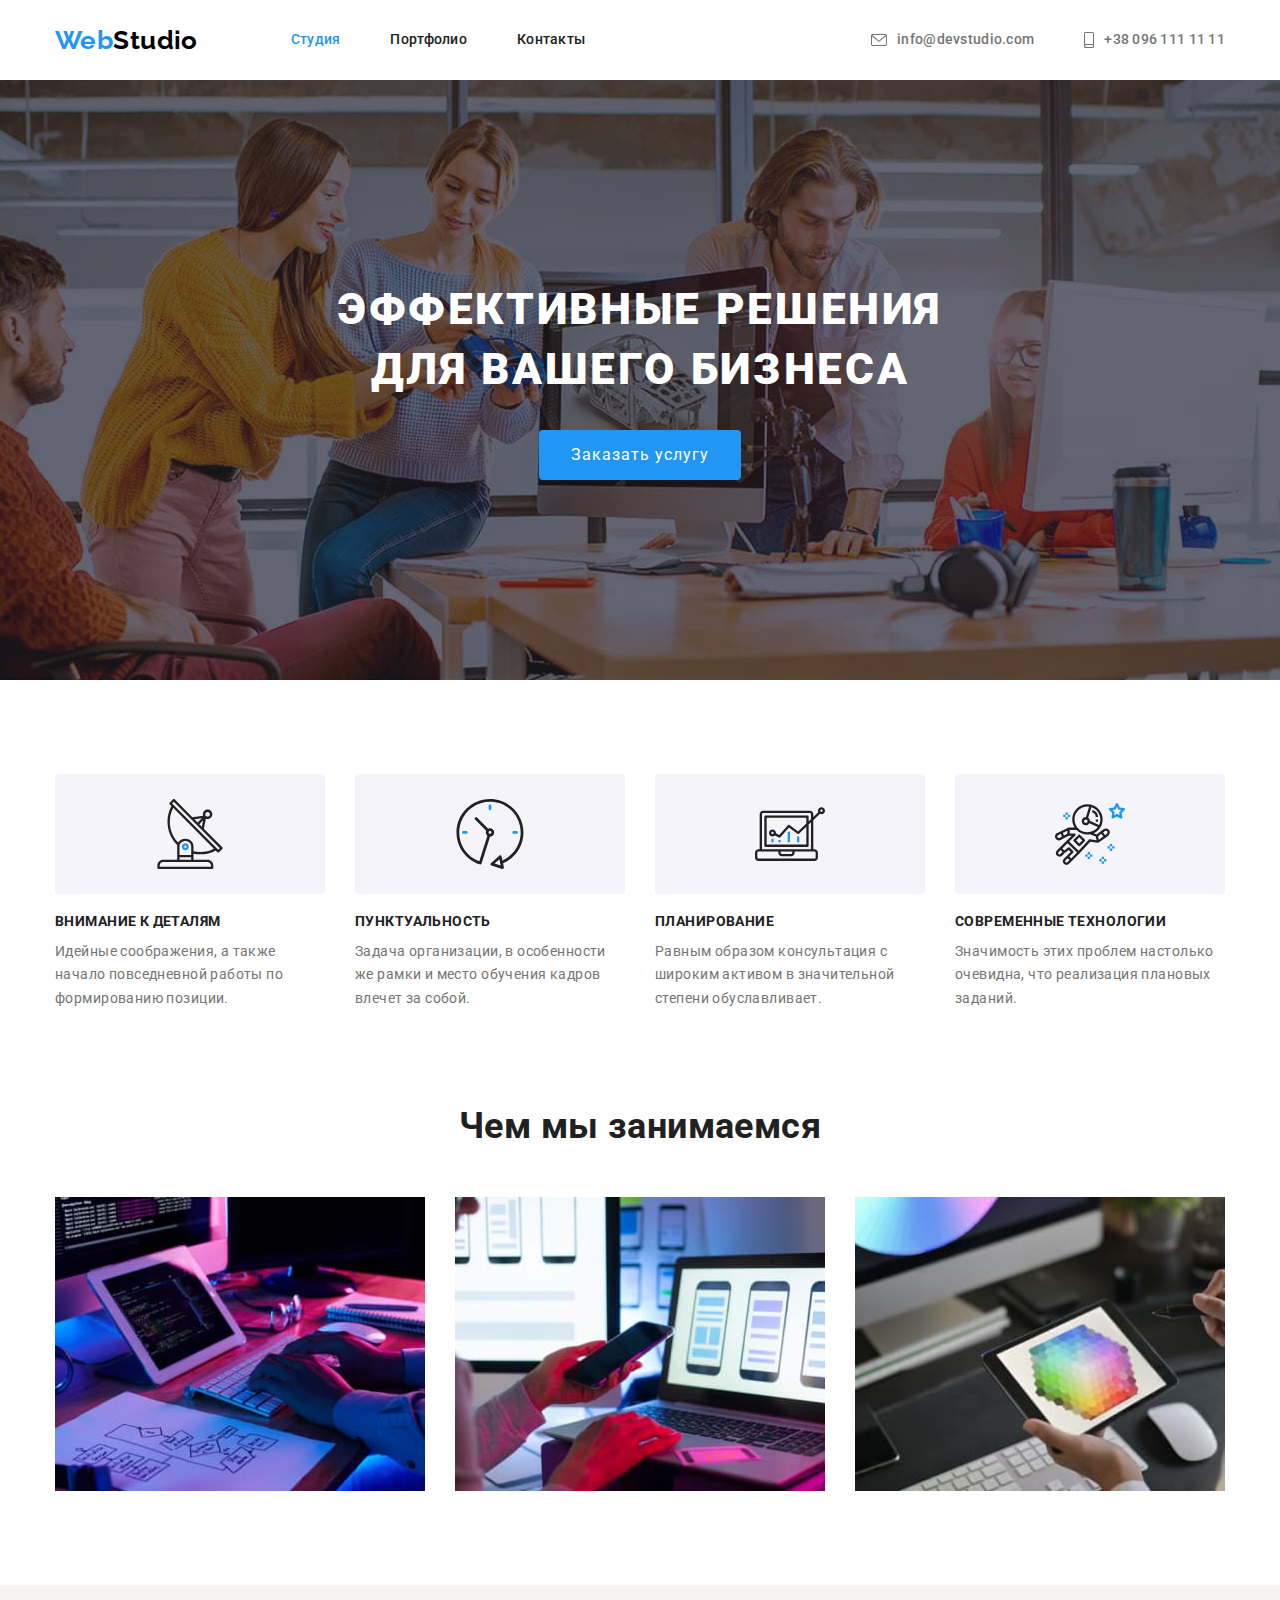
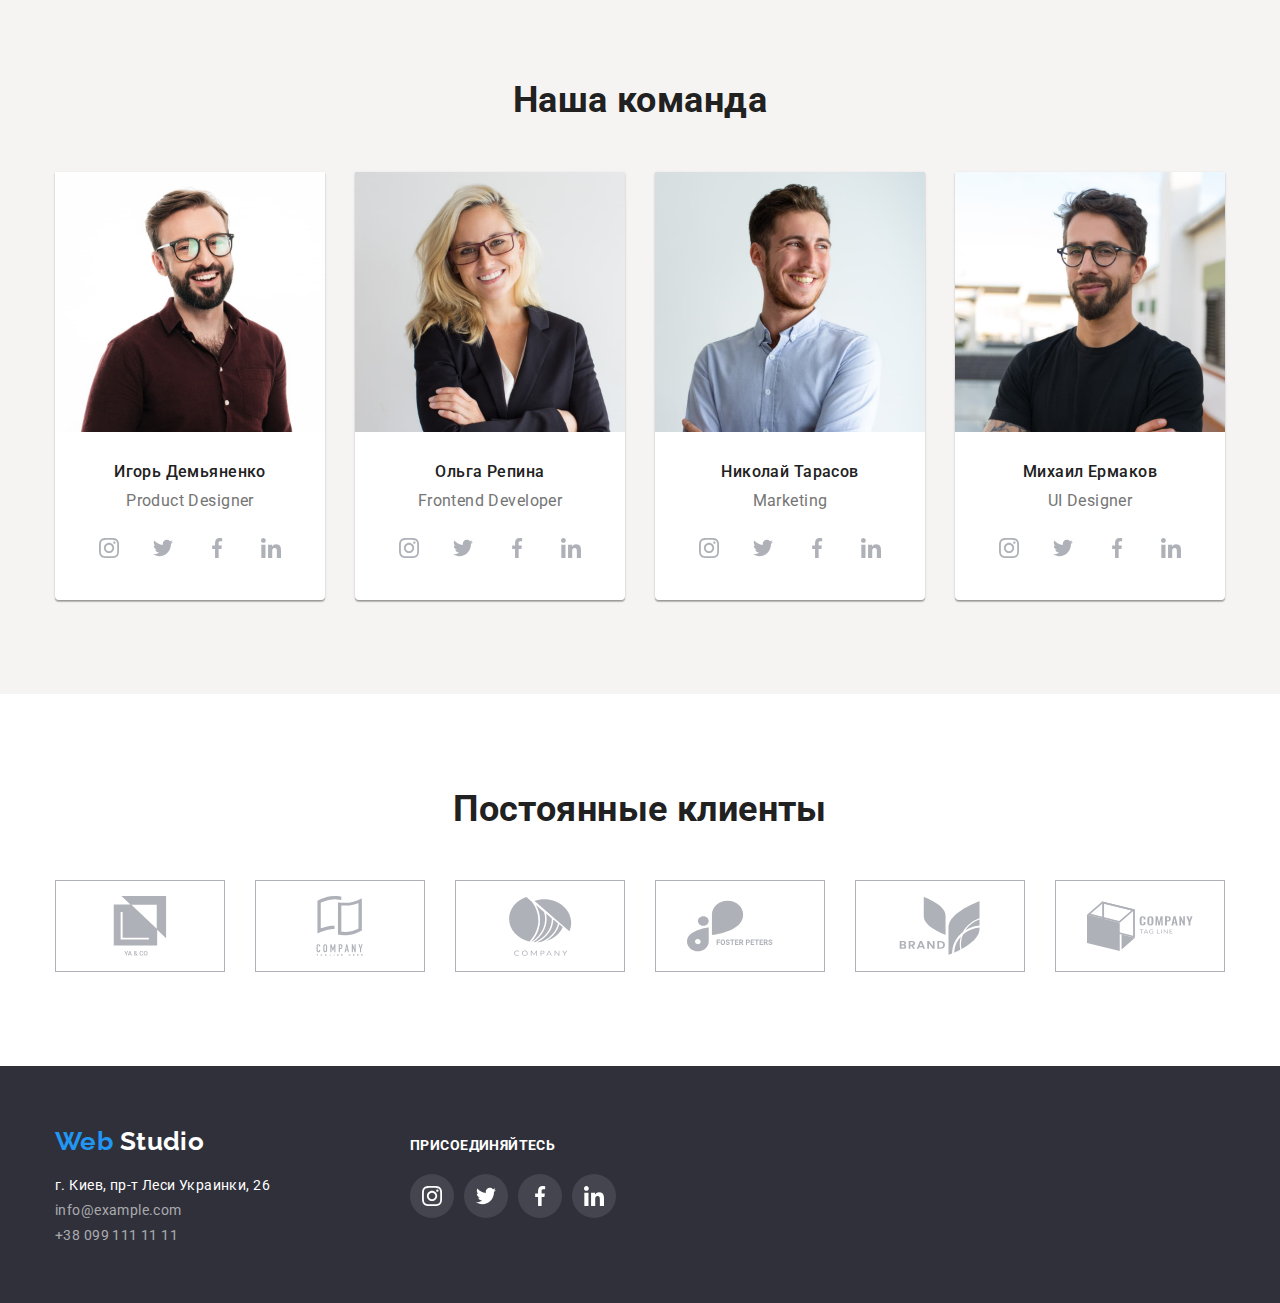
<file: index.html>
<!DOCTYPE html>
<html lang="ru">
  <head>
    <meta charset="UTF-8" />
    <meta http-equiv="X-UA-Compatible" content="IE=edge" />
    <meta name="viewport" content="width=device-width, initial-scale=1.0" />

    <link rel="preconnect" href="https://fonts.googleapis.com" />
    <link rel="preconnect" href="https://fonts.gstatic.com" crossorigin />
    <link
      href="https://fonts.googleapis.com/css2?family=Raleway:wght@700&family=Roboto:wght@400;500;700;900&display=swap"
      rel="stylesheet"
    />
    <link
      rel="stylesheet"
      href="https://cdnjs.cloudflare.com/ajax/libs/modern-normalize/1.1.0/modern-normalize.min.css"
    />
    <link rel="stylesheet" href="./css/style.css" />
    <title>WebStudio</title>
  </head>
  <body>
    <!-- Шапка -->

    <header>
      <div class="container main-nav">
        <nav class="main-nav">
          <a class="logo" href="./index.html">
            <span class="logo-first">Web</span><span class="logo-second">Studio</span>
          </a>
          <ul class="general-nav-list">
            <li class="nav-list"><a class="nav-link current" href="./index.html">Студия</a></li>
            <li class="nav-list"><a class="nav-link" href="./portfolio.html">Портфолио</a></li>
            <li class="nav-list"><a class="nav-link" href="#">Контакты</a></li>
          </ul>
        </nav>
        <ul class="general-contact-list">
          <li class="contact-list">
            <a class="contact-link" href="mailto:info@devstudio.com">
            <svg class="mail" width="16px" height="12px"><use href="./images/icons.svg#icon-mail"></use></svg>
              info@devstudio.com</a
            >
          </li>
          <li class="contact-list">
            <a class="contact-link" href="tel:+380961111111">
              <svg class="smartphone" width="10px" height="16px">
                <use href="./images/icons.svg#icon-smartphone"></use>
              </svg>
              +38 096 111 11 11</a
            >
          </li>
        </ul>
      </div>
    </header>

    <!--Унікальний текст-->
    <main>
      <!-- Hero -->

      <section class="hero section">
        <div class="container">
          <h1 class="hero-title">Эффективные решения для вашего бизнеса</h1>
          <button type="button" class="button">Заказать услугу</button>
        </div>
      </section>

      <!-- Про особливості студії -->

      <section class="section">
        <div class="container">
          <h2 class="visually-hidden">Особенности студии</h2>
          <ul class="general-features-list">
            <li class="features-list">
              <div class="features-container-icon">
                <svg width="70px" height="70px">
                  <use href="./images/icons.svg#icon-antenna"></use>
                </svg>
              </div>
              <h3 class="features-title">Внимание к деталям</h3>
              <p class="features-text">
                Идейные соображения, а также начало повседневной работы по формированию позиции.
              </p>
            </li>
            <li class="features-list">
              <div class="features-container-icon">
                <svg width="70px" height="70px">
                  <use href="./images/icons.svg#icon-clock"></use>
                </svg>
              </div>
              <h3 class="features-title">Пунктуальность</h3>
              <p class="features-text">
                Задача организации, в особенности же рамки и место обучения кадров влечет за собой.
              </p>
            </li>
            <li class="features-list">
              <div class="features-container-icon">
                <svg width="70px" height="70px">
                  <use href="./images/icons.svg#icon-diagram"></use>
                </svg>
              </div>
              <h3 class="features-title">Планирование</h3>
              <p class="features-text">
                Равным образом консультация с широким активом в значительной степени обуславливает.
              </p>
            </li>
            <li class="features-list">
              <div class="features-container-icon">
                <svg width="70px" height="70px">
                  <use href="./images/icons.svg#icon-astronaut"></use>
                </svg>
              </div>
              <h3 class="features-title">Современные технологии</h3>
              <p class="features-text">
                Значимость этих проблем настолько очевидна, что реализация плановых заданий.
              </p>
            </li>
          </ul>
        </div>
      </section>

      <!-- Чим займається компанія -->

      <section class="work section">
        <div class="container">
          <h2 class="work-title">Чем мы занимаемся</h2>
          <ul class="general-work-list">
            <li class="work-list">
              <img
                src="./images/img_1.jpg"
                alt="Человек занимается кодированием будущего
              приложения"
                width="370"
              />
            </li>
            <li class="work-list">
              <img
                src="./images/img_2.jpg"
                alt="Дизайнер выбирает оптимальный дизайн и оценивает его качество на девайсе"
                width="370"
              />
            </li>
            <li class="work-list">
              <img
                src="./images/img_3.jpg"
                alt="Графический дизайнер выбирает цвет из цветовой палитры"
                width="370"
              />
            </li>
          </ul>
        </div>
      </section>

      <!-- Команда -->

      <section class="team section">
        <div class="container">
          <h2 class="team-primary-title">Наша команда</h2>
          <ul class="team-list">
            <li class="team-card">
              <img src="./images/img_4.jpg" alt="Фото Игоря Демяненко" width="270" />
              <div class="team-container">
                <h3 class="team-title">Игорь Демьяненко</h3>
                <p class="team-text">Product Designer</p>
                <ul class="team-list-icon">
                  <li>
                    <a class="team-link" href="">
                      <svg class="team-icon" width="20px" height="20px">
                        <use href="./images/icons.svg#icon-instagram"></use>
                      </svg>
                    </a>
                  </li>
                  <li>
                    <a class="team-link" href="">
                      <svg class="team-icon" width="20px" height="20px">
                        <use href="./images/icons.svg#icon-twitter"></use>
                      </svg>
                    </a>
                  </li>
                  <li>
                    <a class="team-link" href=""
                      ><svg class="team-icon" width="20px" height="20px">
                        <use href="./images/icons.svg#icon-facebook"></use>
                      </svg>
                    </a>
                  </li>
                  <li>
                    <a class="team-link" href="">
                      <svg class="team-icon" width="20px" height="20px">
                        <use href="./images/icons.svg#icon-linkedin"></use>
                      </svg>
                    </a>
                  </li>
                </ul>
              </div>
            </li>
            <li class="team-card">
              <img src="./images/img_5.jpg" alt="Фото Ольги Репиной" width="270" />
              <div class="team-container">
                <h3 class="team-title">Ольга Репина</h3>
                <p class="team-text">Frontend Developer</p>
                <ul class="team-list-icon">
                  <li>
                    <a class="team-link" href="">
                      <svg class="team-icon" width="20px" height="20px">
                        <use href="./images/icons.svg#icon-instagram"></use>
                      </svg>
                    </a>
                  </li>
                  <li>
                    <a class="team-link" href="">
                      <svg class="team-icon" width="20px" height="20px">
                        <use href="./images/icons.svg#icon-twitter"></use>
                      </svg>
                    </a>
                  </li>
                  <li>
                    <a class="team-link" href=""
                      ><svg class="team-icon" width="20px" height="20px">
                        <use href="./images/icons.svg#icon-facebook"></use>
                      </svg>
                    </a>
                  </li>
                  <li>
                    <a class="team-link" href="">
                      <svg class="team-icon" width="20px" height="20px">
                        <use href="./images/icons.svg#icon-linkedin"></use>
                      </svg>
                    </a>
                  </li>
                </ul>
              </div>
            </li>
            <li class="team-card">
              <img src="./images/img_6.jpg" alt="Фото Николая Тарасова" width="270" />
              <div class="team-container">
                <h3 class="team-title">Николай Тарасов</h3>
                <p class="team-text">Marketing</p>
                <ul class="team-list-icon">
                  <li>
                    <a class="team-link" href="">
                      <svg class="team-icon" width="20px" height="20px">
                        <use href="./images/icons.svg#icon-instagram"></use>
                      </svg>
                    </a>
                  </li>
                  <li>
                    <a class="team-link" href="">
                      <svg class="team-icon" width="20px" height="20px">
                        <use href="./images/icons.svg#icon-twitter"></use>
                      </svg>
                    </a>
                  </li>
                  <li>
                    <a class="team-link" href=""
                      ><svg class="team-icon" width="20px" height="20px">
                        <use href="./images/icons.svg#icon-facebook"></use>
                      </svg>
                    </a>
                  </li>
                  <li>
                    <a class="team-link" href="">
                      <svg class="team-icon" width="20px" height="20px">
                        <use href="./images/icons.svg#icon-linkedin"></use>
                      </svg>
                    </a>
                  </li>
                </ul>
              </div>
            </li>
            <li class="team-card">
              <img src="./images/img_7.jpg" alt="Фото Михаила Ермакова" width="270" />
              <div class="team-container">
                <h3 class="team-title">Михаил Ермаков</h3>
                <p class="team-text">UI Designer</p>
                <ul class="team-list-icon">
                  <li>
                    <a class="team-link" href="">
                      <svg class="team-icon" width="20px" height="20px">
                        <use href="./images/icons.svg#icon-instagram"></use>
                      </svg>
                    </a>
                  </li>
                  <li>
                    <a class="team-link" href="">
                      <svg class="team-icon" width="20px" height="20px">
                        <use href="./images/icons.svg#icon-twitter"></use>
                      </svg>
                    </a>
                  </li>
                  <li>
                    <a class="team-link" href=""
                      ><svg class="team-icon" width="20px" height="20px">
                        <use href="./images/icons.svg#icon-facebook"></use>
                      </svg>
                    </a>
                  </li>
                  <li>
                    <a class="team-link" href="">
                      <svg class="team-icon" width="20px" height="20px">
                        <use href="./images/icons.svg#icon-linkedin"></use>
                      </svg>
                    </a>
                  </li>
                </ul>
              </div>
            </li>
          </ul>
        </div>
      </section>
    </main>
    <!-- Клієнти -->
    <section class="client section">
      <div class="container">
        <h2 class="client-title">Постоянные клиенты</h2>
        <ul class="client-list">
          <li>
            <a class="client-link" href="">
              <svg class="client-icon" width="106px" height="60px">
                <use href="./images/icons.svg#icon-yaco"></use>
              </svg>
            </a>
          </li>
          <li>
            <a class="client-link" href="">
              <svg class="client-icon" width="106px" height="60px">
                <use href="./images/icons.svg#icon-taglinehere"></use>
              </svg>
            </a>
          </li>
          <li>
            <a class="client-link" href="">
              <svg class="client-icon" width="106px" height="60px">
                <use href="./images/icons.svg#icon-company"></use>
              </svg>
            </a>
          </li>
          <li>
            <a class="client-link" href="">
              <svg class="client-icon" width="106px" height="60px">
                <use href="./images/icons.svg#icon-foster"></use>
              </svg>
            </a>
          </li>
          <li>
            <a class="client-link" href="">
              <svg class="client-icon" width="106px" height="60px">
                <use href="./images/icons.svg#icon-brand"></use>
              </svg>
            </a>
          </li>
          <li>
            <a class="client-link" href="">
              <svg class="client-icon" width="106px" height="60px">
                <use href="./images/icons.svg#icon-tagline"></use>
              </svg>
            </a>
          </li>
        </ul>
      </div>
    </section>
    <!-- Підвал -->

    <footer class="footer">
      <div class="container footer-contact">
        <div class="contacts"><a class="logo" href="./index.html">
          <span class="logo-first">Web</span> <span class="logo-third">Studio</span>
        </a>
        <address class="contacts">
          <ul class="general-contacts-list">
            <li class="contacts-list">
              <a
                class="address"
                href="https://goo.gl/maps/piqngm7oDQpEDh6u6"
                target="_blank"
                rel="noopener nofollow noreferrer"
                >г. Киев, пр-т Леси Украинки, 26</a
              >
            </li>
            <li class="contacts-list">
              <a class="contacts-link" href="mailto:info@example.com">info@example.com</a>
            </li>
            <li class="contacts-list">
              <a class="contacts-link" href="tel:+380991111111">+38 099 111 11 11</a>
            </li>
          </ul></div>
        </address>
              <div class="social">
        <h2 class="social-title">присоединяйтесь</h2>
        <ul class="social-list">
          <li>
            <a class="social-link" href=""
              ><svg class="social-icon" width="20px" height="20px"><use href="./images/icons.svg#icon-instagram"></use></svg>
            </a>
          </li>
          <li>
            <a class="social-link" href=""
              ><svg class="social-icon" width="20px" height="20px"><use href="./images/icons.svg#icon-twitter"></use></svg>
            </a>
          </li>
          <li>
            <a class="social-link" href=""
              ><svg class="social-icon" width="20px" height="20px"><use href="./images/icons.svg#icon-facebook"></use></svg>
            </a>
          </li>
          <li>
            <a class="social-link" href=""
              ><svg class="social-icon" width="20px" height="20px"><use href="./images/icons.svg#icon-linkedin"></use></svg>
            </a>
          </li>
        </ul>
      </div>
      </div>

    </footer>
  </body>
</html>
</file>
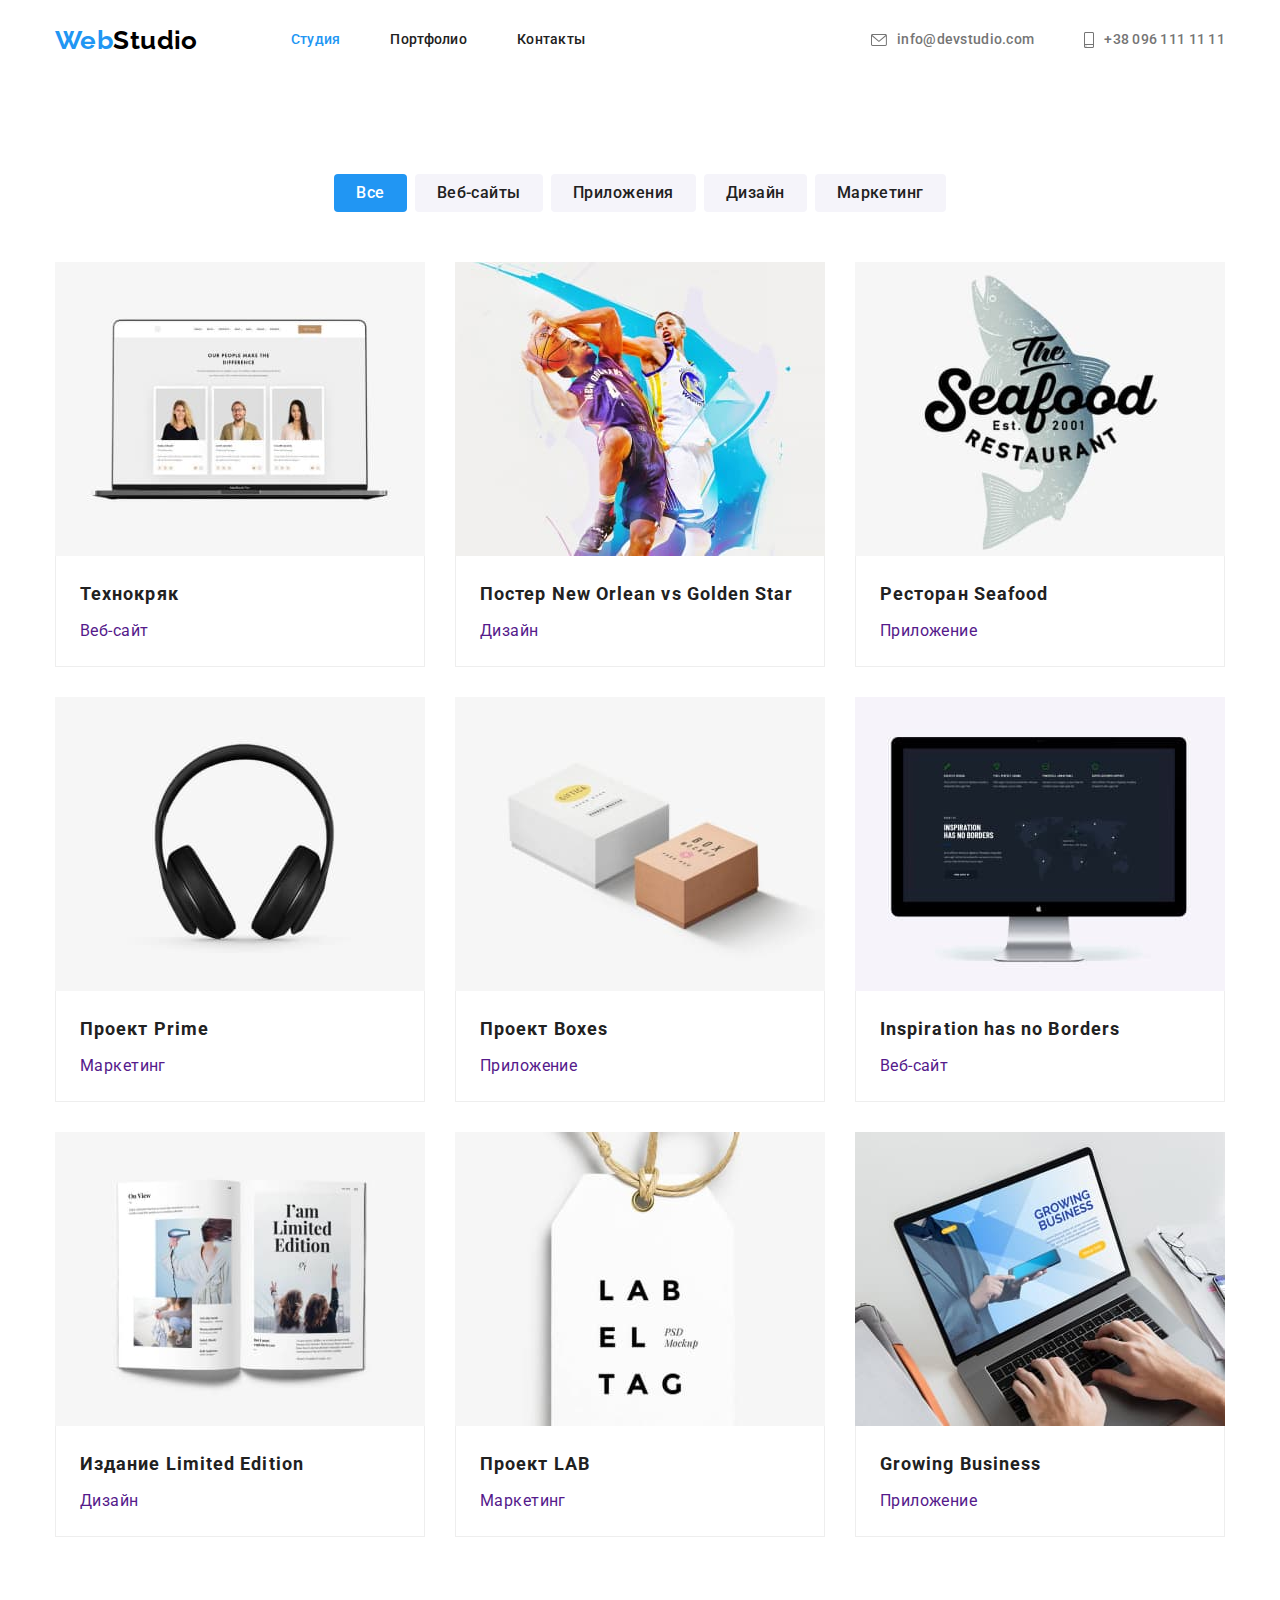
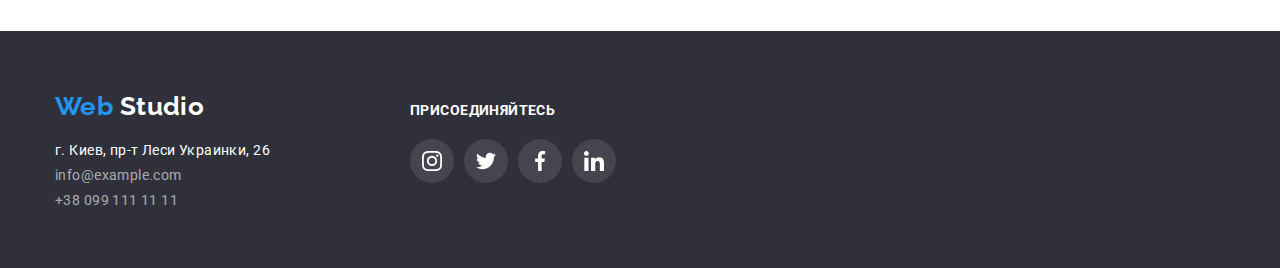
<file: portfolio.html>
<!DOCTYPE html>
<html lang="ru">
  <head>
    <meta charset="UTF-8" />
    <meta http-equiv="X-UA-Compatible" content="IE=edge" />
    <meta name="viewport" content="width=device-width, initial-scale=1.0" />
    <link rel="preconnect" href="https://fonts.googleapis.com" />
    <link rel="preconnect" href="https://fonts.gstatic.com" crossorigin />
    <link
      href="https://fonts.googleapis.com/css2?family=Raleway:wght@700&family=Roboto:wght@400;500;700;900&display=swap"
      rel="stylesheet"
    />
    <link
      rel="stylesheet"
      href="https://cdnjs.cloudflare.com/ajax/libs/modern-normalize/1.1.0/modern-normalize.min.css"
    />
    <link rel="stylesheet" href="./css/style.css" />
    <title>WebStudio</title>
  </head>
  <body>
    <!-- Header -->

      <header>
      <div class="container main-nav">
        <nav class="main-nav">
          <a class="logo" href="./index.html">
            <span class="logo-first">Web</span><span class="logo-second">Studio</span>
          </a>
          <ul class="general-nav-list">
            <li class="nav-list"><a class="nav-link current" href="./index.html">Студия</a></li>
            <li class="nav-list"><a class="nav-link" href="./portfolio.html">Портфолио</a></li>
            <li class="nav-list"><a class="nav-link" href="#">Контакты</a></li>
          </ul>
        </nav>
        <ul class="general-contact-list">
          <li class="contact-list">
            <a class="contact-link" href="mailto:info@devstudio.com">
            <svg class="mail" width="16px" height="12px"><use href="./images/icons.svg#icon-mail"></use></svg>
              info@devstudio.com</a
            >
          </li>
          <li class="contact-list">
            <a class="contact-link" href="tel:+380961111111">
              <svg class="smartphone" width="10px" height="16px">
                <use href="./images/icons.svg#icon-smartphone"></use>
              </svg>
              +38 096 111 11 11</a
            >
          </li>
        </ul>
      </div>
    </header>

    <!-- Main -->
    <main>
      <section class="section">
        <div class="container">
          <h1 class="visually-hidden">Наши проекты</h1>
          <ul class="general-button-list">
            <li class="button-list">
              <button class="button-nav current" type="button">Все</button>
            </li>
            <li class="button-list"><button class="button-nav" type="button">Веб-сайты</button></li>
            <li class="button-list">
              <button class="button-nav" type="button">Приложения</button>
            </li>
            <li class="button-list"><button class="button-nav" type="button">Дизайн</button></li>
            <li class="button-list"><button class="button-nav" type="button">Маркетинг</button></li>
          </ul>

          <ul class="general-menu-list">
            <li class="menu-list">
              <a class="menu-link"href=""><img
                src="./images/laptop.jpg"
                alt="Экран ноутбука на котором изображены три анкеты людей"
                width="370"
              />
              <div class="menu-container">
                <h2 class="menu-title">Технокряк</h2>
                <p class="menu-text">Веб-сайт</p>
              </div></a>
            </li>
            <li class="menu-list">
              <a class="menu-link"href=""><img src="./images/poster.jpg" alt="Игра двух баскетболистов" width="370" />
              <div class="menu-container">
                <h2 class="menu-title">Постер New Orlean vs Golden Star</h2>
                <p class="menu-text">Дизайн</p>
              </div></a>
            </li>
            <li class="menu-list">
              <a class="menu-link"href=""><img src="./images/emblem.jpg" alt="Логотип ресторана Seafood" width="370" />
              <div class="menu-container">
                <h2 class="menu-title">Ресторан Seafood</h2>
                <p class="menu-text">Приложение</p>
              </div></a>
            </li>
            <li class="menu-list">
              <a class="menu-link"href=""><img src="./images/headphone.jpg" alt="Наушники" width="370" />
              <div class="menu-container">
                <h2 class="menu-title">Проект Prime</h2>
                <p class="menu-text">Маркетинг</p>
              </div></a>
            </li>
            <li class="menu-list">
              <a class="menu-link"href=""><img src="./images/boxes.jpg" alt="Две коробки" width="370" />
              <div class="menu-container">
                <h2 class="menu-title">Проект Boxes</h2>
                <p class="menu-text">Приложение</p>
              </div></a>
            </li>
            <li class="menu-list">
              <a class="menu-link"href=""><img src="./images/monitor.jpg" alt="Монитор компьютера" width="370" />
              <div class="menu-container">
                <h2 class="menu-title">Inspiration has no Borders</h2>
                <p class="menu-text">Веб-сайт</p>
              </div></a>
            </li>
            <li class="menu-list">
              <a class="menu-link"href=""><img src="./images/book.jpg" alt="Книга с иллюстрациями" width="370" />
              <div class="menu-container">
                <h2 class="menu-title">Издание Limited Edition</h2>
                <p class="menu-text">Дизайн</p>
              </div></a>
            </li>
            <li class="menu-list">
              <a class="menu-link"href=""><img src="./images/card.jpg" alt="Бирка с названием проекта" width="370" />
              <div class="menu-container">
                <h2 class="menu-title">Проект LAB</h2>
                <p class="menu-text">Маркетинг</p>
              </div></a>
            </li>
            <li class="menu-list">
              <a class="menu-link"href=""><img
                src="./images/laptop2.jpg"
                alt="На экране ноутбука изображен сайт Growing Business"
                width="370"
              />
              <div class="menu-container">
                <h2 class="menu-title">Growing Business</h2>
                <p class="menu-text">Приложение</p>
              </div></a>
            </li>
          </ul>
        </div>
      </section>
    </main>

    <!-- Footer -->
    <footer class="footer">
      <div class="container footer-contact">
        <div class="contacts"><a class="logo" href="./index.html">
          <span class="logo-first">Web</span> <span class="logo-third">Studio</span>
        </a>
        <address class="contacts">
          <ul class="general-contacts-list">
            <li class="contacts-list">
              <a
                class="address"
                href="https://goo.gl/maps/piqngm7oDQpEDh6u6"
                target="_blank"
                rel="noopener nofollow noreferrer"
                >г. Киев, пр-т Леси Украинки, 26</a
              >
            </li>
            <li class="contacts-list">
              <a class="contacts-link" href="mailto:info@example.com">info@example.com</a>
            </li>
            <li class="contacts-list">
              <a class="contacts-link" href="tel:+380991111111">+38 099 111 11 11</a>
            </li>
          </ul></div>
        </address>
              <div class="social">
        <h2 class="social-title">присоединяйтесь</h2>
        <ul class="social-list">
          <li>
            <a class="social-link" href=""
              ><svg class="social-icon" width="20px" height="20px"><use href="./images/icons.svg#icon-instagram"></use></svg>
            </a>
          </li>
          <li>
            <a class="social-link" href=""
              ><svg class="social-icon" width="20px" height="20px"><use href="./images/icons.svg#icon-twitter"></use></svg>
            </a>
          </li>
          <li>
            <a class="social-link" href=""
              ><svg class="social-icon" width="20px" height="20px"><use href="./images/icons.svg#icon-facebook"></use></svg>
            </a>
          </li>
          <li>
            <a class="social-link" href=""
              ><svg class="social-icon" width="20px" height="20px"><use href="./images/icons.svg#icon-linkedin"></use></svg>
            </a>
          </li>
        </ul>
      </div>
      </div>

    </footer>
  </body>
</html>
</file>
<file: css/style.css>
:root {
--color-basic: #212121;
--color-second: #757575;
--color-acсent: #2196f3;
--color-third: #fff;
--button-background: #188ce8;
--base-background: #fff;
--second-background: #f5f4f2;
--icon-color: #afb1b8;
}

/* Base */

body{
    font-family: 'Roboto', sans-serif;
    background-color: var(--base-background);
    color: var(--color-second);
    font-size: 14px;
    letter-spacing: 0.03em;
    
}

.visually-hidden {
    position: absolute;
    width: 1px;
    height: 1px;
    margin: -1px;
    border: 0;
    padding: 0;

    white-space: nowrap;
    clip-path: inset(100%);
    clip: rect(0 0 0 0);
    overflow: hidden;
}

.container{
    width: 1200px;
    margin: 0 auto;
    padding-left: 15px;
    padding-right: 15px;

}

h1,h2,h3{
    margin-top: 0;
    margin-bottom: 0;
}

p{
margin-top: 0;
 margin-bottom: 0;
}

ul{
margin-top: 0;
margin-bottom: 0;
list-style: none;
padding:0;
}

img{
    display: block;
}

.section{
    padding-bottom: 94px;
    padding-top: 94px;
}
a{
    text-decoration: none;
}
/* Header */
  
.portfolio-nav{
    border-bottom: 1px solid #EEEEEE
}

.main-nav{
display: flex;
align-items: center;

}

.general-nav-list,
.general-contact-list{
    list-style: none;
    display: flex;
    padding: 0;
    margin: 0;
}
.nav-link,
.contact-link{
display: block;
padding-top: 32px;
padding-bottom: 32px;

color: var(--color-basic);
text-decoration: none;
font-weight: 500;
line-height: 1.14;
letter-spacing: 0.02em;


}
.nav-list:not(:last-child){
    margin-right: 50px;
}

.general-contact-list{
    margin-left: auto;

}


.contact-list + .contact-list{
    margin-left: 50px;
}

.mail{
    margin-right: 10px;
    fill: currentColor;
}

.smartphone{
    margin-right: 10px;
    fill: currentColor;
}

.contact-link{
color: var(--color-second);
display: flex;
align-items: center;
}

.nav-link:hover,
.nav-link:focus,
.nav-link:active {
    color: var(--color-acсent);
}

.contact-link:hover,
.contact-link:focus,
.contact-link:active {
    color: var(--color-acсent);
    fill: var(--color-acсent);
}
.nav-link.current {
    color: var(--color-acсent);
}

.logo{
margin-right: 93px;
font-family: 'Raleway', sans-serif;
font-weight: 700;
font-size: 26px;
line-height: 1.19;
text-decoration: none;
}

.logo-first{
    color: var(--color-acсent);
}

.logo-second{
color: #000;
}

.logo-third{
    color: var(--color-third);
}

/* hero */

.hero{
    padding: 200px 0;
    text-align: center;
     background-image: linear-gradient(to right, rgba(47, 48, 58, 0.4), rgba(47, 48, 58, 0.4)), url('../images/hero.jpg');
    background-repeat: no-repeat;
    background-size: cover;
    background-position: center;
    max-width: 1600px;
    margin-left: auto;
    margin-right: auto;
}
.hero,
.footer{
    background-color: #2f303a;
}

.hero-title{
    color: var(--color-third);    
        font-weight: 900;
        font-size: 44px;
        line-height: 1.36;
        text-align: center;
        letter-spacing: 0.06em;
        text-transform: uppercase;
        max-width: 696px;
        margin: 0 auto 30px;
}

.button{
    border: none;
    display: inline-block;
    padding: 10px 32px; 
    min-width: 200px;
    color: var(--color-third);
    background-color: var(--color-acсent);
    font-size: 16px;
    line-height: 1.87;
    letter-spacing: 0.06em;
    font-family: inherit;
    cursor: pointer;   
    border-radius: 4px;
}

.button:hover,
.button:focus,
.button:active{
background-color: var(--button-background);
}

/* Features */

.features-container-icon{
    display: flex;
    align-items: center;
    justify-content: center;
    margin-bottom: 20px;
    width: 270px;
    height: 120px;
    background-color: #f5f4fa;
    border-radius: 4px;
}
.features{
    padding-top: 94px ;
    padding-bottom: 94px;
}
.general-features-list{
    padding: 0;
    list-style: none;
    display: flex;
   
}
.features-list{
margin-right: 30px;
width: 270px;
}

.features-list:last-child{
    margin-right: 0;
}

.features-title{
font-size: 14px;
line-height: 1.14;
text-transform: uppercase;
color: var(--color-basic) ;
margin-bottom: 10px;

}

.features-text{
font-size: 14px;
line-height: 1.71;

}

.work-title,
.team-primary-title,
.client-title{
    font-size: 36px;
    line-height: 1.17;
    text-align: center;
    color: var(--color-basic);
    margin-bottom: 50px;
}

.work{
padding-top: 0;
}

.general-work-list{
    padding: 0;
    list-style: none;
    display: flex;
}
.work-list{
    margin-right: 30px;
}

.work-list:last-child{
    margin-right: 0;
}

/* Team */
.team-link{
display: flex;
align-items: center;
justify-content: center;
    width: 44px;
    height: 44px;
}

.team-icon{
 fill: var(--icon-color);
}
.team-link:hover,
.team-link:focus,
.team-link:active {
    background-color: var(--color-acсent); 
    border-radius: 50%;
}
.team-link:hover .team-icon,
.team-link:focus .team-icon,
.team-link:active .team-icon
{
    fill: var(--base-background);
}
.team-list-icon{
    display: flex;
    align-items: center;
   
    justify-content: center;
}

.team-list-icon li:not(:last-child){
margin-right: 10px;
}
.team{
    background-color: var(--second-background);
}

.team-container{
padding-top: 30px;
padding-bottom: 30px;
}
.team-list{
    list-style: none;
    display: flex;
    padding: 0;
}
.team-title{
    margin-bottom: 10px;
    font-weight: 500;
    font-size: 16px;
    line-height: 1.19;
    color: var(--color-basic);
}

.team-text{
font-size: 16px;
line-height: 1.19;
margin-bottom: 16px;
}


.team-card{
    margin-right: 30px;
    text-align: center;
box-shadow: 0px 1px 3px rgba(0, 0, 0, 0.12), 0px 1px 1px rgba(0, 0, 0, 0.14), 0px 2px 1px rgba(0, 0, 0, 0.2);
border-radius: 0px 0px 4px 4px;
background-color: var(--base-background);
}

.team-card:last-child{
    margin-right: 0;
}
/* Clients */
.client-list{
    display: flex;
    align-items: center;
    justify-content: center;
}
.client-link{
    display: flex;
    align-items: center;
    justify-content: center;
    width:170px;
    height:92px;
    border: 1px solid var(--icon-color);
}
.client-list li:not(:last-child){
    margin-right: 30px;
}

.client-icon{
    fill:var(--icon-color);
}
.client-link:hover,
.client-link:focus,
.client-link:active{
border: 1px solid var(--color-acсent);
}
.client-link:hover .client-icon,
.client-link:focus .client-icon,
.client-nav:active .client-icon{
    fill: var(--color-acсent);
}
/* Footer */
.footer{
    padding-top: 60px;
    padding-bottom: 60px;
}
.footer .logo{
    margin-bottom: 20px;
    margin-right: 0;
    display: block;

}
.contacts{
 font-style: normal;
}

.general-contacts-list{
    list-style: none;
    margin: 0;
    padding: 0;
}
.contacts-list{
margin-bottom: 9px;
}

.contacts-link{
    color: rgba(255, 255, 255, 0.6);
    text-decoration: none;
    display: inline-block;
}

.contacts-list:last-child{
    margin-bottom: 0;
}
.contacts-link:hover,
.contacts-link:focus,
.contacts-link:active{
color: var(--color-acсent);
}

.address{
    color: var(--color-third);
    text-decoration: none;
    display: inline-block;
}

.footer-contact{
    display: flex;
    align-items: baseline;
}

.contacts{
 margin-right:70px;
}

.social-title{
    font-size: 14px;
    line-height: 1.14;
    text-transform: uppercase;
    color: var(--color-third);
    margin-bottom: 20px;
}

.social-list{
    display: flex;
    align-items: center;
    justify-content: center;
}
.social-list li:not(:last-child){
    margin-right: 10px;
}
.social-link{ 
    display: flex;
    align-items: center;
    justify-content: center;
 width: 44px;
   height: 44px;
   border-radius: 50%;
   background-color: rgba(255, 255, 255, 0.1);
}
.social-icon{
    fill: var(--color-third);
}

.social-link:hover,
.social-link:focus,
.social-link:active{
    background-color: var(--color-acсent);
}
/* Portfolio */


.general-button-list{
display: flex;
list-style: none;
justify-content: center;
padding: 0;     
margin-bottom: 50px;  
}


.button-list{
margin-right: 8px;
  
}

.button-list:last-child{
    margin-right: 0;
}
.button-nav{
    color: var(--color-basic);
    background-color: #F5F4FA;
    font-weight: 500;
        font-size: 16px;
        line-height: 26px;
        text-align: center;
        letter-spacing: 0.03em;
        cursor: pointer;
        font-family: inherit;
        display: inline-block;
        border-radius: 4px;
        padding: 6px 22px;
        border: none;

}


.button-nav.current{
color: var(--color-third);
background-color: var(--color-acсent);
}

.button-nav:hover,
.button-nav:focus,
.button-nav:active{
    color: #fff;
    background-color: var(--color-acсent);
    box-shadow: 0px 3px 1px rgba(0, 0, 0, 0.1), 0px 1px 2px rgba(0, 0, 0, 0.08), 0px 2px 2px rgba(0, 0, 0, 0.12);
}

.general-menu-list{
    display: flex;
    flex-wrap: wrap;
    list-style: none;
    padding: 0;
    margin: 0;
    gap: 30px;
}

.general-menu-list .menu-list{
width:calc((100% - 60px) / 3);
display: block;
}

.general-menu-list:nth-child(3n){
margin-right: 0;
}

.menu-title{
    margin-bottom: 4px;
    font-size: 18px;
    line-height: 2;
    letter-spacing: 0.06em;
    color: var(--color-basic);
 
}

.menu-text{

font-size: 16px;
line-height: 1.87;

}
.menu-container{
padding: 20px 24px;
border-right: 1px solid #EEEEEE;
border-bottom: 1px solid #EEEEEE;
border-left: 1px solid #EEEEEE ;
}

.menu-link{
    display: block;
}
.menu-link:hover,
.menu-link:focus,
.menu-link:active{
    cursor: pointer;
    box-shadow: 0px 3px 1px rgba(0, 0, 0, 0.1), 0px 1px 2px rgba(0, 0, 0, 0.08), 0px 2px 2px rgba(0, 0, 0, 0.12);
color: var(--color-second);
}
</file>
